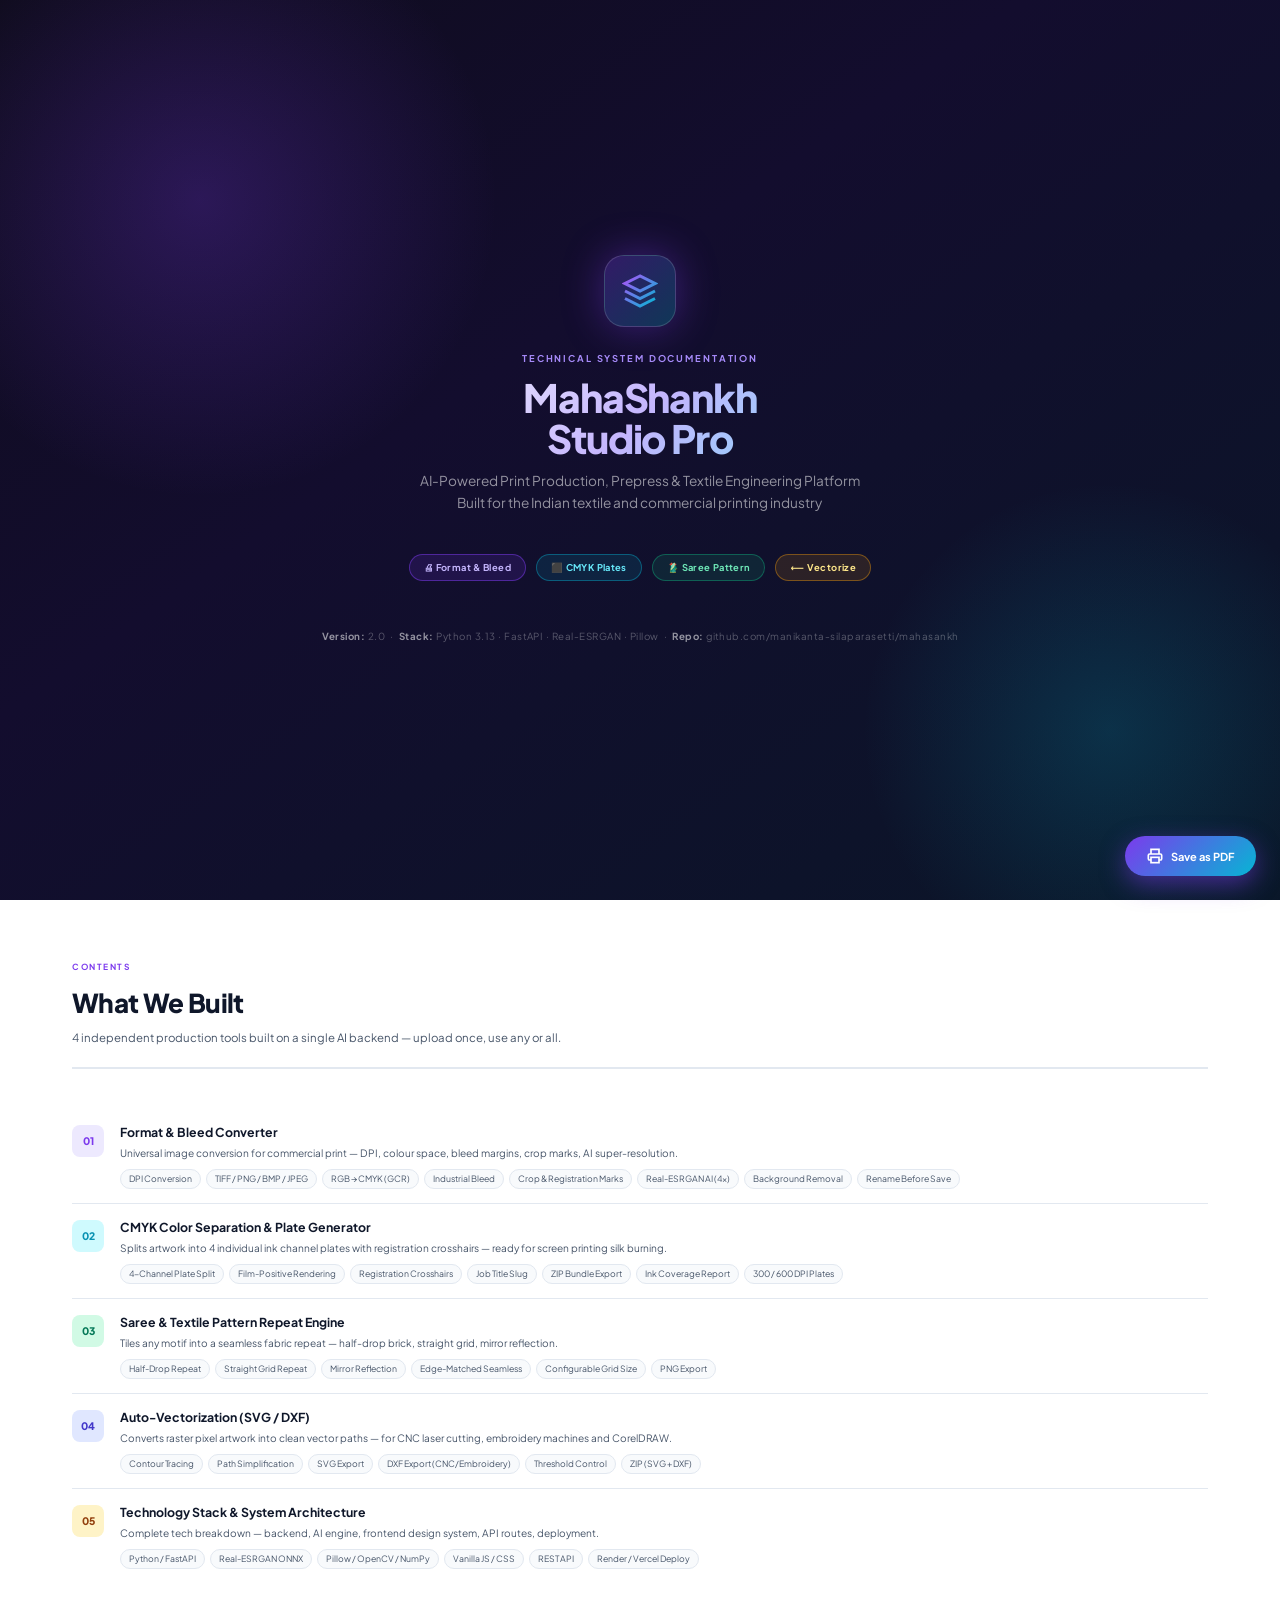
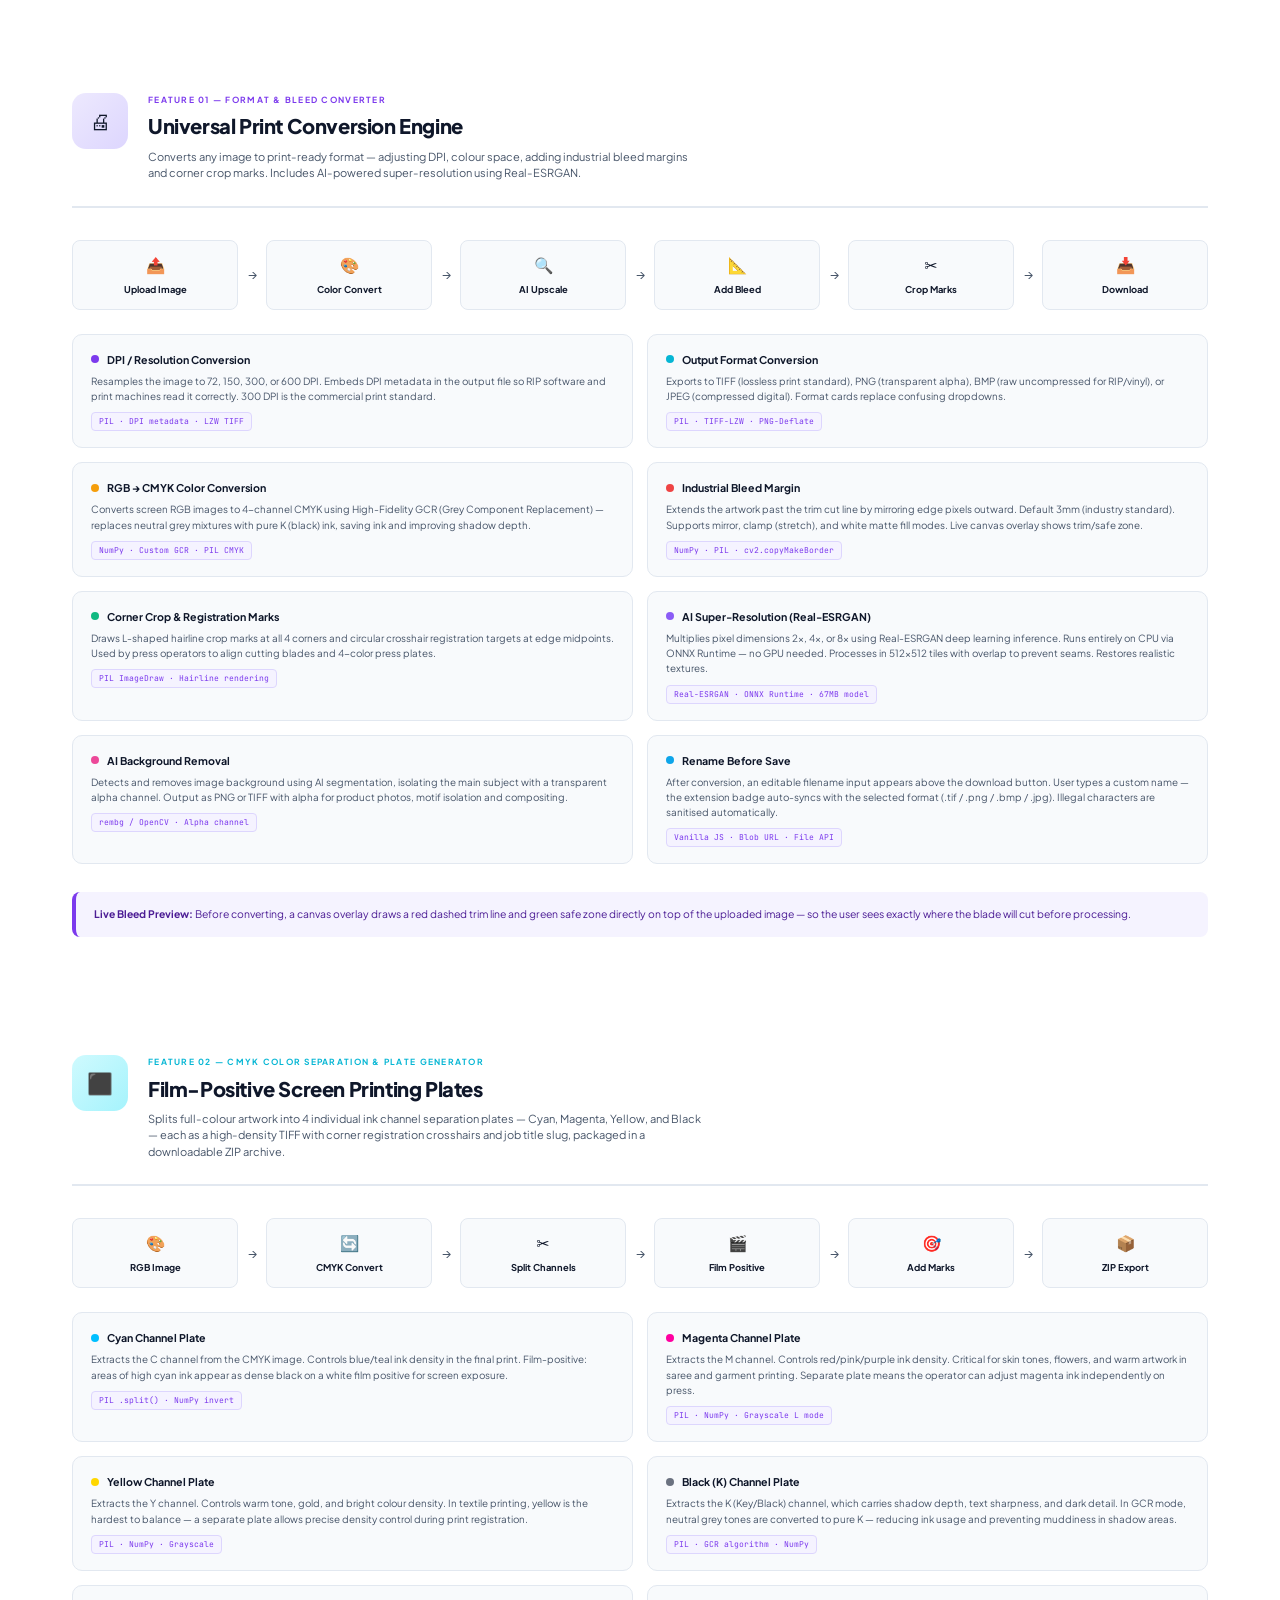
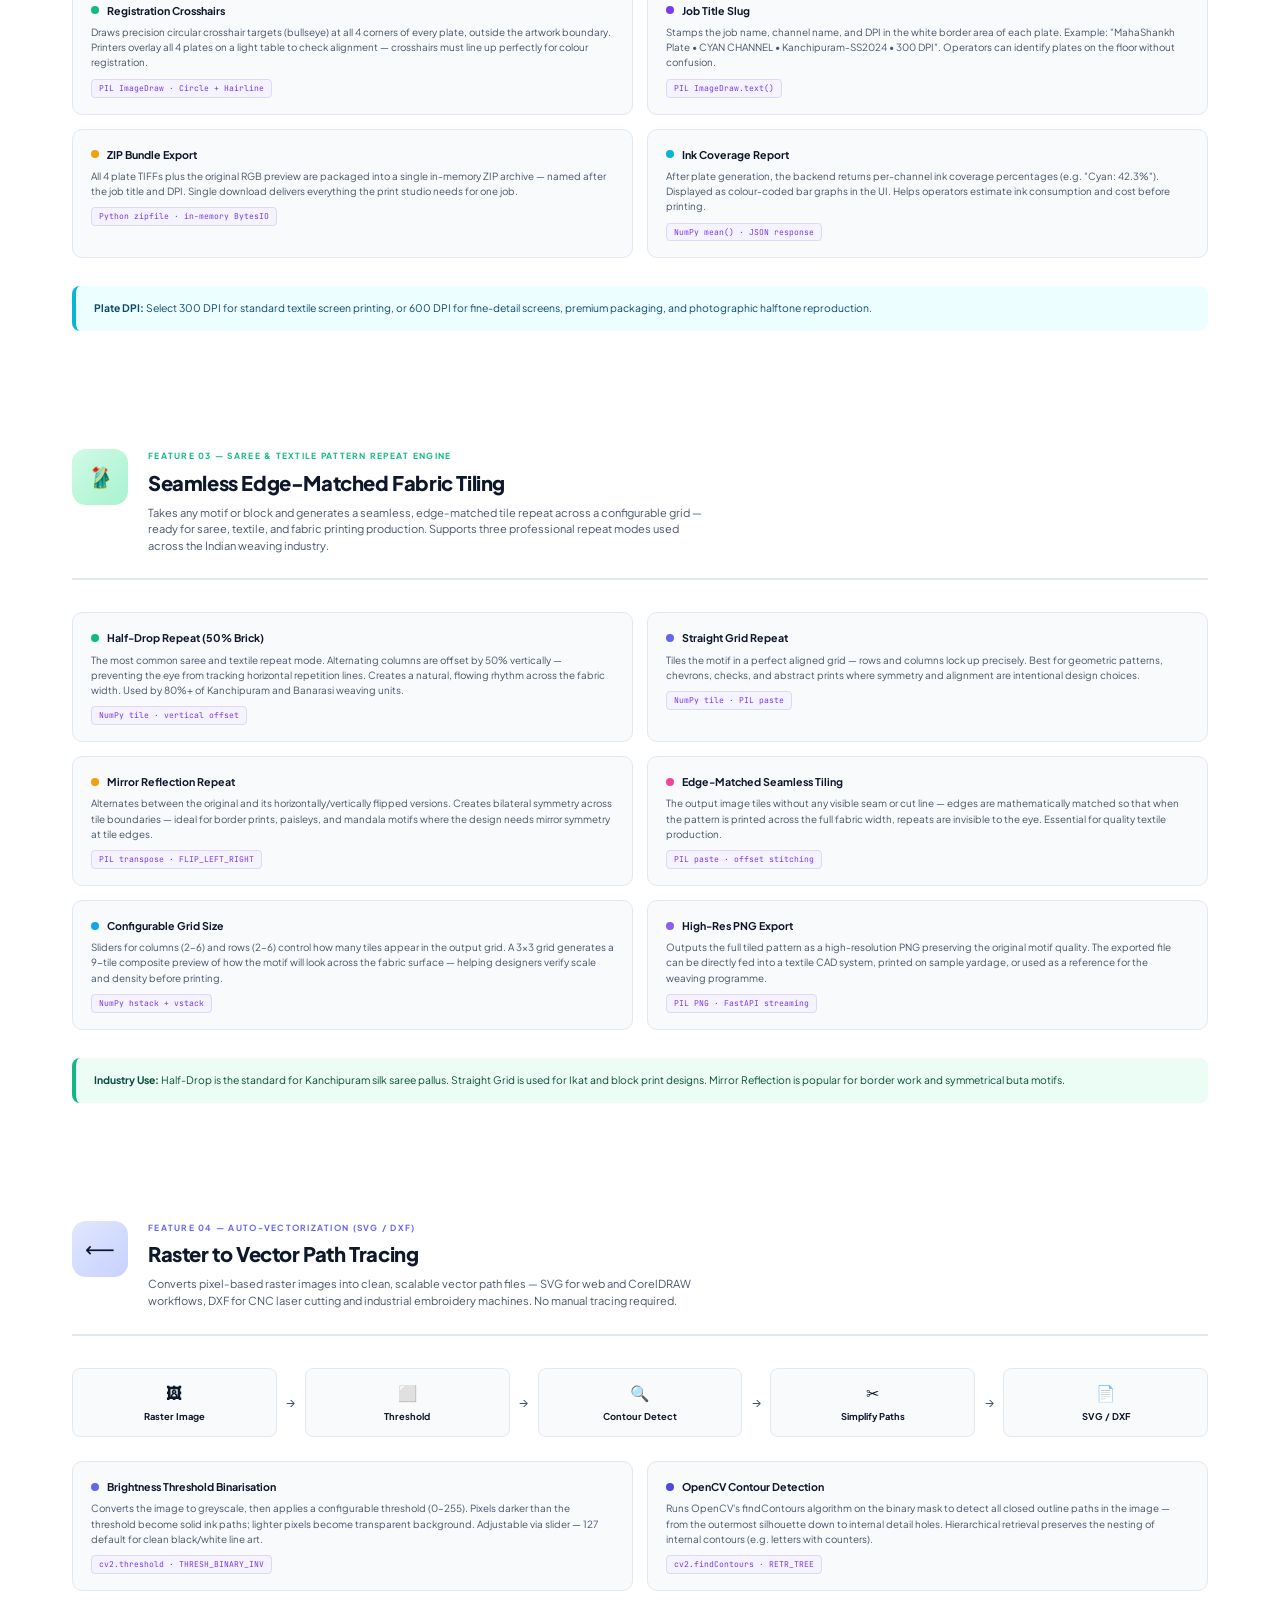
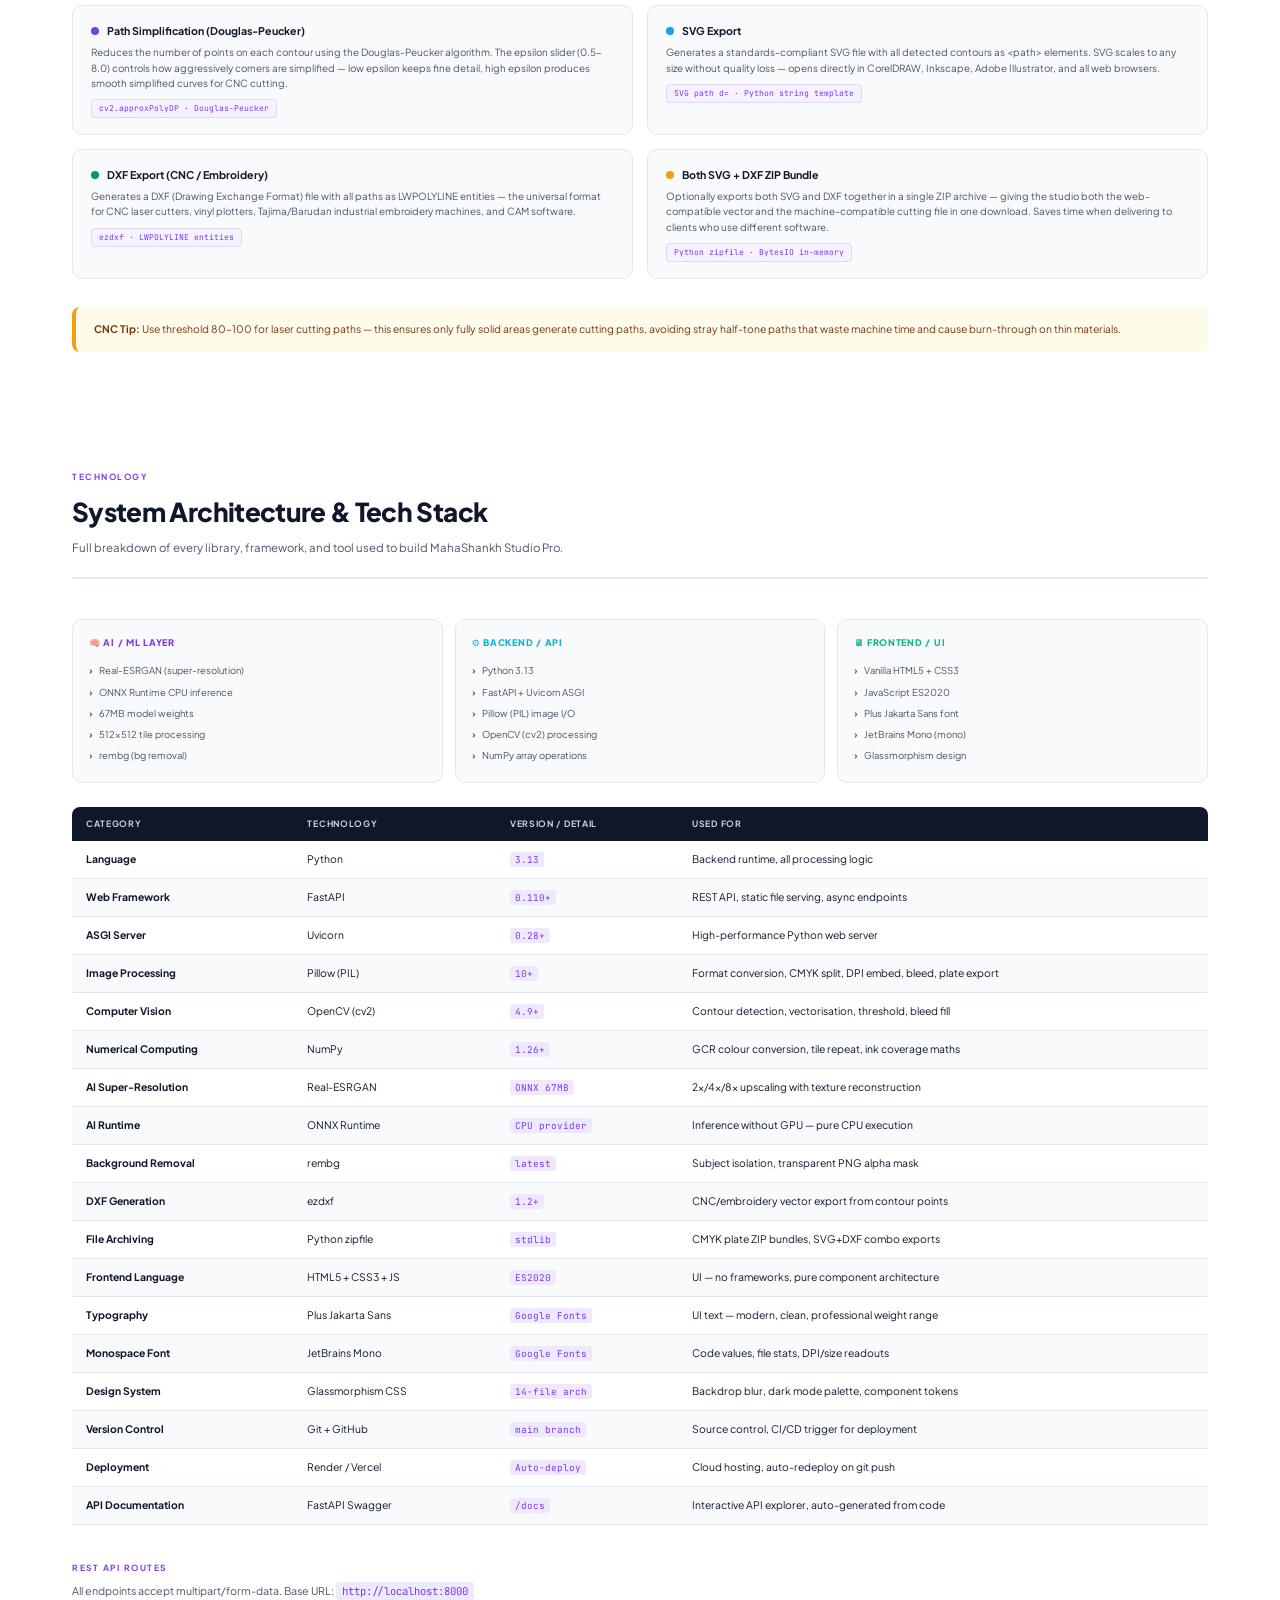
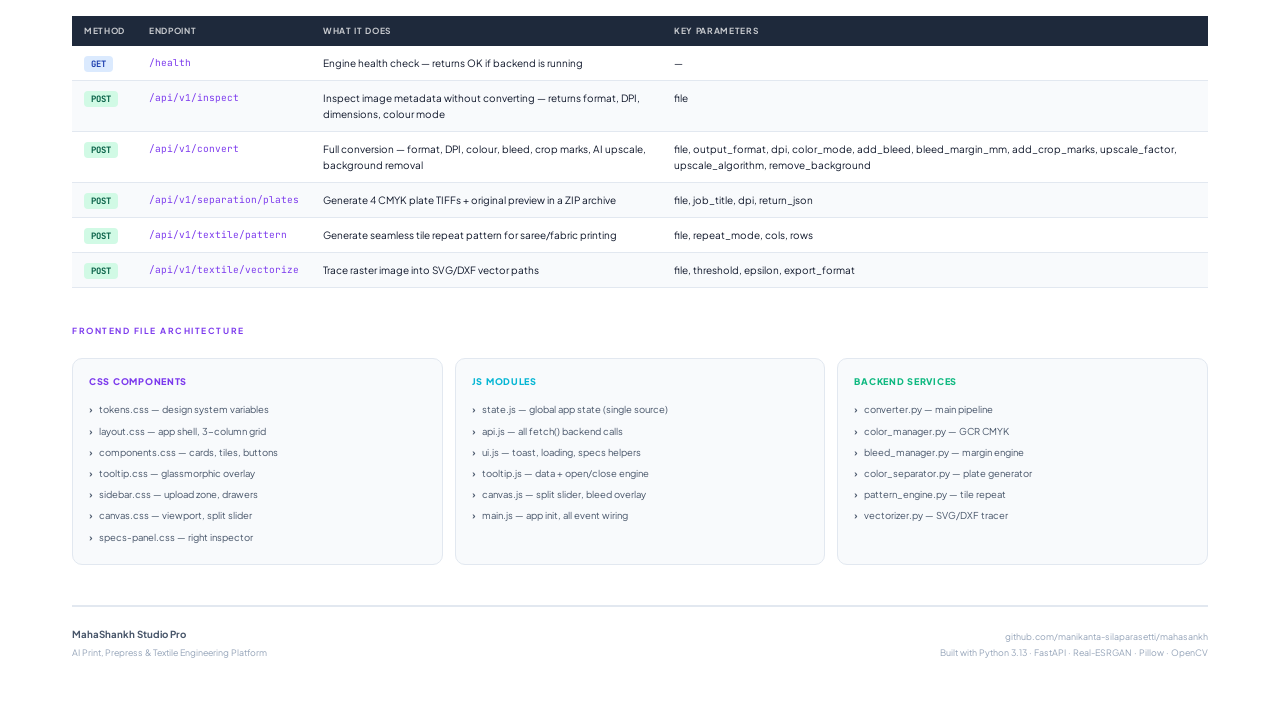
<file: MahaShankh_Documentation.html>
<!DOCTYPE html>
<html lang="en">
<head>
<meta charset="UTF-8"/>
<meta name="viewport" content="width=device-width, initial-scale=1.0"/>
<title>MahaShankh Studio Pro — System Documentation</title>
<link href="https://fonts.googleapis.com/css2?family=Plus+Jakarta+Sans:wght@300;400;500;600;700;800&family=JetBrains+Mono:wght@400;600&display=swap" rel="stylesheet"/>
<style>
  /* ── GLOBAL ── */
  *, *::before, *::after { box-sizing: border-box; margin: 0; padding: 0; }
  :root {
    --brand:  #7C3AED;
    --cyan:   #06B6D4;
    --emerald:#10B981;
    --amber:  #F59E0B;
    --rose:   #F43F5E;
    --indigo: #6366F1;
    --ink:    #0F172A;
    --ink2:   #1E293B;
    --muted:  #475569;
    --border: #E2E8F0;
    --bg:     #F8FAFC;
  }
  html { font-size: 13px; }
  body {
    font-family: 'Plus Jakarta Sans', system-ui, sans-serif;
    background: var(--bg);
    color: var(--ink);
    line-height: 1.6;
    -webkit-print-color-adjust: exact;
    print-color-adjust: exact;
  }

  /* ── COVER PAGE ── */
  .cover {
    height: 100vh;
    min-height: 700px;
    background: linear-gradient(145deg, #0F0C1D 0%, #130D2E 40%, #0A1628 100%);
    display: flex;
    flex-direction: column;
    align-items: center;
    justify-content: center;
    text-align: center;
    padding: 60px 40px;
    page-break-after: always;
    position: relative;
    overflow: hidden;
  }
  .cover::before {
    content: '';
    position: absolute;
    width: 600px; height: 600px;
    background: radial-gradient(circle, rgba(124,58,237,0.25) 0%, transparent 70%);
    top: -100px; left: -100px;
    border-radius: 50%;
  }
  .cover::after {
    content: '';
    position: absolute;
    width: 500px; height: 500px;
    background: radial-gradient(circle, rgba(6,182,212,0.18) 0%, transparent 70%);
    bottom: -80px; right: -80px;
    border-radius: 50%;
  }
  .cover-inner { position: relative; z-index: 2; max-width: 680px; }
  .cover-logo {
    width: 72px; height: 72px;
    background: linear-gradient(135deg, rgba(124,58,237,0.3), rgba(6,182,212,0.25));
    border: 1px solid rgba(255,255,255,0.15);
    border-radius: 20px;
    display: flex; align-items: center; justify-content: center;
    margin: 0 auto 24px;
    box-shadow: 0 0 40px rgba(124,58,237,0.4);
  }
  .cover-logo svg { width: 36px; height: 36px; }
  .cover-eyebrow {
    font-size: 0.72rem;
    font-weight: 700;
    letter-spacing: 0.2em;
    text-transform: uppercase;
    color: #A78BFA;
    margin-bottom: 12px;
  }
  .cover-title {
    font-size: 3rem;
    font-weight: 800;
    letter-spacing: -0.03em;
    line-height: 1.05;
    background: linear-gradient(135deg, #fff 0%, #C4B5FD 50%, #67E8F9 100%);
    -webkit-background-clip: text;
    -webkit-text-fill-color: transparent;
    background-clip: text;
    margin-bottom: 10px;
  }
  .cover-sub {
    font-size: 1.05rem;
    color: rgba(255,255,255,0.55);
    font-weight: 400;
    margin-bottom: 40px;
    line-height: 1.6;
  }
  .cover-pills {
    display: flex;
    gap: 10px;
    flex-wrap: wrap;
    justify-content: center;
    margin-bottom: 48px;
  }
  .cover-pill {
    padding: 5px 14px;
    border-radius: 100px;
    font-size: 0.72rem;
    font-weight: 700;
    letter-spacing: 0.04em;
    border: 1px solid;
  }
  .cp-violet { background: rgba(124,58,237,0.15); border-color: rgba(124,58,237,0.5); color: #C4B5FD; }
  .cp-cyan   { background: rgba(6,182,212,0.12);  border-color: rgba(6,182,212,0.4);  color: #67E8F9; }
  .cp-emerald{ background: rgba(16,185,129,0.12); border-color: rgba(16,185,129,0.4); color: #6EE7B7; }
  .cp-amber  { background: rgba(245,158,11,0.12); border-color: rgba(245,158,11,0.4); color: #FDE68A; }
  .cover-meta {
    font-size: 0.75rem;
    color: rgba(255,255,255,0.3);
    letter-spacing: 0.05em;
  }
  .cover-meta strong { color: rgba(255,255,255,0.55); }

  /* ── TOC PAGE ── */
  .toc-page {
    padding: 60px 72px;
    page-break-after: always;
    background: white;
  }
  .section-label {
    font-size: 0.65rem;
    font-weight: 700;
    letter-spacing: 0.18em;
    text-transform: uppercase;
    color: var(--brand);
    margin-bottom: 8px;
  }
  .page-title {
    font-size: 2rem;
    font-weight: 800;
    letter-spacing: -0.025em;
    color: var(--ink);
    margin-bottom: 6px;
  }
  .page-subtitle {
    font-size: 0.88rem;
    color: var(--muted);
    margin-bottom: 40px;
    border-bottom: 2px solid var(--border);
    padding-bottom: 20px;
  }
  .toc-item {
    display: flex;
    align-items: flex-start;
    gap: 16px;
    padding: 14px 0;
    border-bottom: 1px solid var(--border);
  }
  .toc-num {
    width: 32px; height: 32px;
    border-radius: 8px;
    display: flex; align-items: center; justify-content: center;
    font-size: 0.8rem;
    font-weight: 800;
    flex-shrink: 0;
    margin-top: 2px;
  }
  .toc-body { flex: 1; }
  .toc-heading { font-size: 0.95rem; font-weight: 700; color: var(--ink); }
  .toc-desc { font-size: 0.78rem; color: var(--muted); margin-top: 2px; }
  .toc-subs {
    margin-top: 8px;
    display: flex;
    flex-wrap: wrap;
    gap: 5px;
  }
  .toc-sub-chip {
    font-size: 0.67rem;
    padding: 2px 8px;
    border-radius: 100px;
    background: var(--bg);
    border: 1px solid var(--border);
    color: var(--muted);
  }

  /* ── CONTENT PAGE ── */
  .content-page {
    padding: 50px 72px;
    background: white;
    page-break-after: always;
  }
  .content-page:last-child { page-break-after: avoid; }

  /* ── FEATURE HEADER ── */
  .feature-header {
    display: flex;
    align-items: flex-start;
    gap: 20px;
    margin-bottom: 32px;
    padding-bottom: 24px;
    border-bottom: 2px solid var(--border);
  }
  .feature-icon {
    width: 56px; height: 56px;
    border-radius: 14px;
    display: flex; align-items: center; justify-content: center;
    flex-shrink: 0;
    font-size: 1.6rem;
  }
  .fi-violet { background: linear-gradient(135deg, #EDE9FE, #DDD6FE); }
  .fi-cyan   { background: linear-gradient(135deg, #CFFAFE, #A5F3FC); }
  .fi-emerald{ background: linear-gradient(135deg, #D1FAE5, #A7F3D0); }
  .fi-indigo { background: linear-gradient(135deg, #E0E7FF, #C7D2FE); }
  .feature-meta {}
  .feature-num {
    font-size: 0.65rem;
    font-weight: 700;
    letter-spacing: 0.15em;
    text-transform: uppercase;
    margin-bottom: 4px;
  }
  .fn-violet { color: var(--brand); }
  .fn-cyan   { color: var(--cyan); }
  .fn-emerald{ color: var(--emerald); }
  .fn-indigo { color: var(--indigo); }
  .feature-title {
    font-size: 1.55rem;
    font-weight: 800;
    letter-spacing: -0.02em;
    color: var(--ink);
    margin-bottom: 6px;
  }
  .feature-tagline {
    font-size: 0.85rem;
    color: var(--muted);
    line-height: 1.5;
    max-width: 560px;
  }

  /* ── SUB FEATURE CARD ── */
  .sub-grid {
    display: grid;
    grid-template-columns: 1fr 1fr;
    gap: 14px;
    margin-bottom: 28px;
  }
  .sub-card {
    padding: 16px 18px;
    border-radius: 10px;
    border: 1px solid var(--border);
    background: var(--bg);
  }
  .sub-card-head {
    display: flex;
    align-items: center;
    gap: 8px;
    margin-bottom: 6px;
  }
  .sub-dot {
    width: 8px; height: 8px;
    border-radius: 50%;
    flex-shrink: 0;
  }
  .sub-name {
    font-size: 0.82rem;
    font-weight: 700;
    color: var(--ink);
  }
  .sub-desc {
    font-size: 0.76rem;
    color: var(--muted);
    line-height: 1.55;
  }
  .sub-tech {
    margin-top: 8px;
    font-family: 'JetBrains Mono', monospace;
    font-size: 0.62rem;
    color: var(--brand);
    background: #F5F3FF;
    border: 1px solid #DDD6FE;
    border-radius: 4px;
    padding: 2px 7px;
    display: inline-block;
  }

  /* ── TECH TABLE ── */
  .tech-section {
    margin-top: 24px;
    padding: 18px 20px;
    background: var(--ink2);
    border-radius: 10px;
    color: rgba(255,255,255,0.85);
  }
  .tech-section-title {
    font-size: 0.65rem;
    font-weight: 700;
    letter-spacing: 0.15em;
    text-transform: uppercase;
    color: #94A3B8;
    margin-bottom: 12px;
  }
  .tech-rows { display: flex; flex-direction: column; gap: 7px; }
  .tech-row {
    display: flex;
    align-items: baseline;
    gap: 10px;
    font-size: 0.78rem;
  }
  .tech-key {
    font-family: 'JetBrains Mono', monospace;
    font-size: 0.68rem;
    color: #67E8F9;
    width: 160px;
    flex-shrink: 0;
  }
  .tech-val { color: rgba(255,255,255,0.7); }

  /* ── FLOW DIAGRAM ── */
  .flow-box {
    display: flex;
    align-items: center;
    gap: 0;
    flex-wrap: nowrap;
    overflow: hidden;
    margin: 24px 0;
  }
  .flow-step {
    flex: 1;
    text-align: center;
    padding: 12px 8px;
    background: var(--bg);
    border: 1px solid var(--border);
    border-radius: 8px;
    font-size: 0.72rem;
    font-weight: 700;
    color: var(--ink);
    position: relative;
  }
  .flow-step .fs-icon { font-size: 1.2rem; display: block; margin-bottom: 4px; }
  .flow-arrow {
    width: 28px;
    text-align: center;
    color: var(--muted);
    font-size: 1rem;
    flex-shrink: 0;
  }

  /* ── FULL WIDTH TECH PAGE ── */
  .full-tech-page {
    padding: 50px 72px;
    background: white;
    page-break-after: always;
  }

  /* ── FULL STACK TABLE ── */
  table.stack {
    width: 100%;
    border-collapse: collapse;
    margin-top: 24px;
    font-size: 0.8rem;
  }
  table.stack th {
    text-align: left;
    padding: 10px 14px;
    background: var(--ink);
    color: rgba(255,255,255,0.8);
    font-size: 0.67rem;
    letter-spacing: 0.08em;
    text-transform: uppercase;
  }
  table.stack th:first-child { border-radius: 8px 0 0 0; }
  table.stack th:last-child  { border-radius: 0 8px 0 0; }
  table.stack td {
    padding: 10px 14px;
    border-bottom: 1px solid var(--border);
    vertical-align: top;
    color: var(--ink);
  }
  table.stack tr:nth-child(even) td { background: var(--bg); }
  table.stack td:first-child { font-weight: 700; white-space: nowrap; }
  table.stack td code {
    font-family: 'JetBrains Mono', monospace;
    font-size: 0.72rem;
    background: #EDE9FE;
    color: var(--brand);
    padding: 1px 5px;
    border-radius: 3px;
  }

  /* ── API TABLE ── */
  table.api {
    width: 100%;
    border-collapse: collapse;
    margin-top: 16px;
    font-size: 0.77rem;
  }
  table.api th {
    text-align: left;
    padding: 8px 12px;
    background: #1E293B;
    color: rgba(255,255,255,0.75);
    font-size: 0.65rem;
    letter-spacing: 0.08em;
    text-transform: uppercase;
  }
  table.api td {
    padding: 9px 12px;
    border-bottom: 1px solid var(--border);
    vertical-align: top;
  }
  table.api tr:nth-child(even) td { background: var(--bg); }
  .method {
    font-family: 'JetBrains Mono', monospace;
    font-size: 0.68rem;
    font-weight: 700;
    padding: 2px 7px;
    border-radius: 4px;
  }
  .m-post { background: #D1FAE5; color: #065F46; }
  .m-get  { background: #DBEAFE; color: #1E40AF; }
  .endpoint {
    font-family: 'JetBrains Mono', monospace;
    font-size: 0.73rem;
    color: var(--brand);
  }

  /* ── CALLOUT BOX ── */
  .callout {
    padding: 14px 18px;
    border-radius: 8px;
    border-left: 4px solid;
    margin: 18px 0;
    font-size: 0.8rem;
  }
  .callout-violet { border-color: var(--brand); background: #F5F3FF; color: #4C1D95; }
  .callout-emerald{ border-color: var(--emerald); background: #ECFDF5; color: #064E3B; }
  .callout-cyan   { border-color: var(--cyan); background: #ECFEFF; color: #0C4A6E; }
  .callout-amber  { border-color: var(--amber); background: #FFFBEB; color: #78350F; }
  .callout strong { font-weight: 700; }

  /* ── ARCHITECTURE DIAGRAM ── */
  .arch-boxes {
    display: grid;
    grid-template-columns: 1fr 1fr 1fr;
    gap: 12px;
    margin-top: 20px;
  }
  .arch-box {
    padding: 16px;
    border-radius: 10px;
    border: 1px solid var(--border);
    background: var(--bg);
  }
  .arch-box-title {
    font-size: 0.7rem;
    font-weight: 800;
    letter-spacing: 0.08em;
    text-transform: uppercase;
    margin-bottom: 10px;
  }
  .arch-item {
    font-size: 0.73rem;
    color: var(--muted);
    padding: 3px 0;
    display: flex;
    align-items: center;
    gap: 6px;
  }
  .arch-item::before {
    content: '›';
    font-weight: 700;
  }

  /* ── PRINT OVERRIDES ── */
  @media print {
    body { font-size: 12px; }
    .cover { height: 100vh; page-break-after: always; }
    .toc-page, .content-page, .full-tech-page { page-break-after: always; }
    @page { margin: 0; size: A4; }
  }
</style>
</head>
<body>

<!-- ══════════════════════════════════════════════════
     COVER PAGE
══════════════════════════════════════════════════ -->
<div class="cover">
  <div class="cover-inner">
    <div class="cover-logo">
      <svg width="36" height="36" viewBox="0 0 24 24" fill="none" stroke="url(#cg)" stroke-width="2">
        <defs>
          <linearGradient id="cg" x1="0" y1="0" x2="100%" y2="100%">
            <stop offset="0%" stop-color="#A855F7"/>
            <stop offset="100%" stop-color="#06B6D4"/>
          </linearGradient>
        </defs>
        <path d="M12 2L2 7l10 5 10-5-10-5zM2 17l10 5 10-5M2 12l10 5 10-5"/>
      </svg>
    </div>
    <div class="cover-eyebrow">Technical System Documentation</div>
    <div class="cover-title">MahaShankh<br>Studio Pro</div>
    <div class="cover-sub">
      AI-Powered Print Production, Prepress &amp; Textile Engineering Platform<br>
      Built for the Indian textile and commercial printing industry
    </div>
    <div class="cover-pills">
      <span class="cover-pill cp-violet">🖨 Format &amp; Bleed</span>
      <span class="cover-pill cp-cyan">⬛ CMYK Plates</span>
      <span class="cover-pill cp-emerald">🥻 Saree Pattern</span>
      <span class="cover-pill cp-amber">⟵ Vectorize</span>
    </div>
    <div class="cover-meta">
      <strong>Version:</strong> 2.0 &nbsp;·&nbsp;
      <strong>Stack:</strong> Python 3.13 · FastAPI · Real-ESRGAN · Pillow &nbsp;·&nbsp;
      <strong>Repo:</strong> github.com/manikanta-silaparasetti/mahasankh
    </div>
  </div>
</div>


<!-- ══════════════════════════════════════════════════
     TABLE OF CONTENTS
══════════════════════════════════════════════════ -->
<div class="toc-page">
  <div class="section-label">Contents</div>
  <div class="page-title">What We Built</div>
  <div class="page-subtitle">4 independent production tools built on a single AI backend — upload once, use any or all.</div>

  <div class="toc-item">
    <div class="toc-num" style="background:#EDE9FE; color:#7C3AED;">01</div>
    <div class="toc-body">
      <div class="toc-heading">Format &amp; Bleed Converter</div>
      <div class="toc-desc">Universal image conversion for commercial print — DPI, colour space, bleed margins, crop marks, AI super-resolution.</div>
      <div class="toc-subs">
        <span class="toc-sub-chip">DPI Conversion</span>
        <span class="toc-sub-chip">TIFF / PNG / BMP / JPEG</span>
        <span class="toc-sub-chip">RGB → CMYK (GCR)</span>
        <span class="toc-sub-chip">Industrial Bleed</span>
        <span class="toc-sub-chip">Crop &amp; Registration Marks</span>
        <span class="toc-sub-chip">Real-ESRGAN AI (4×)</span>
        <span class="toc-sub-chip">Background Removal</span>
        <span class="toc-sub-chip">Rename Before Save</span>
      </div>
    </div>
  </div>

  <div class="toc-item">
    <div class="toc-num" style="background:#CFFAFE; color:#0891B2;">02</div>
    <div class="toc-body">
      <div class="toc-heading">CMYK Color Separation &amp; Plate Generator</div>
      <div class="toc-desc">Splits artwork into 4 individual ink channel plates with registration crosshairs — ready for screen printing silk burning.</div>
      <div class="toc-subs">
        <span class="toc-sub-chip">4-Channel Plate Split</span>
        <span class="toc-sub-chip">Film-Positive Rendering</span>
        <span class="toc-sub-chip">Registration Crosshairs</span>
        <span class="toc-sub-chip">Job Title Slug</span>
        <span class="toc-sub-chip">ZIP Bundle Export</span>
        <span class="toc-sub-chip">Ink Coverage Report</span>
        <span class="toc-sub-chip">300 / 600 DPI Plates</span>
      </div>
    </div>
  </div>

  <div class="toc-item">
    <div class="toc-num" style="background:#D1FAE5; color:#047857;">03</div>
    <div class="toc-body">
      <div class="toc-heading">Saree &amp; Textile Pattern Repeat Engine</div>
      <div class="toc-desc">Tiles any motif into a seamless fabric repeat — half-drop brick, straight grid, mirror reflection.</div>
      <div class="toc-subs">
        <span class="toc-sub-chip">Half-Drop Repeat</span>
        <span class="toc-sub-chip">Straight Grid Repeat</span>
        <span class="toc-sub-chip">Mirror Reflection</span>
        <span class="toc-sub-chip">Edge-Matched Seamless</span>
        <span class="toc-sub-chip">Configurable Grid Size</span>
        <span class="toc-sub-chip">PNG Export</span>
      </div>
    </div>
  </div>

  <div class="toc-item">
    <div class="toc-num" style="background:#E0E7FF; color:#4338CA;">04</div>
    <div class="toc-body">
      <div class="toc-heading">Auto-Vectorization (SVG / DXF)</div>
      <div class="toc-desc">Converts raster pixel artwork into clean vector paths — for CNC laser cutting, embroidery machines and CorelDRAW.</div>
      <div class="toc-subs">
        <span class="toc-sub-chip">Contour Tracing</span>
        <span class="toc-sub-chip">Path Simplification</span>
        <span class="toc-sub-chip">SVG Export</span>
        <span class="toc-sub-chip">DXF Export (CNC/Embroidery)</span>
        <span class="toc-sub-chip">Threshold Control</span>
        <span class="toc-sub-chip">ZIP (SVG + DXF)</span>
      </div>
    </div>
  </div>

  <div class="toc-item" style="border-bottom:none;">
    <div class="toc-num" style="background:#FEF3C7; color:#92400E;">05</div>
    <div class="toc-body">
      <div class="toc-heading">Technology Stack &amp; System Architecture</div>
      <div class="toc-desc">Complete tech breakdown — backend, AI engine, frontend design system, API routes, deployment.</div>
      <div class="toc-subs">
        <span class="toc-sub-chip">Python / FastAPI</span>
        <span class="toc-sub-chip">Real-ESRGAN ONNX</span>
        <span class="toc-sub-chip">Pillow / OpenCV / NumPy</span>
        <span class="toc-sub-chip">Vanilla JS / CSS</span>
        <span class="toc-sub-chip">REST API</span>
        <span class="toc-sub-chip">Render / Vercel Deploy</span>
      </div>
    </div>
  </div>
</div>


<!-- ══════════════════════════════════════════════════
     FEATURE 01 — FORMAT & BLEED
══════════════════════════════════════════════════ -->
<div class="content-page">
  <div class="feature-header">
    <div class="feature-icon fi-violet">🖨</div>
    <div class="feature-meta">
      <div class="feature-num fn-violet">Feature 01 — Format &amp; Bleed Converter</div>
      <div class="feature-title">Universal Print Conversion Engine</div>
      <div class="feature-tagline">Converts any image to print-ready format — adjusting DPI, colour space, adding industrial bleed margins and corner crop marks. Includes AI-powered super-resolution using Real-ESRGAN.</div>
    </div>
  </div>

  <div class="flow-box">
    <div class="flow-step"><span class="fs-icon">📤</span>Upload Image</div>
    <div class="flow-arrow">→</div>
    <div class="flow-step"><span class="fs-icon">🎨</span>Color Convert</div>
    <div class="flow-arrow">→</div>
    <div class="flow-step"><span class="fs-icon">🔍</span>AI Upscale</div>
    <div class="flow-arrow">→</div>
    <div class="flow-step"><span class="fs-icon">📐</span>Add Bleed</div>
    <div class="flow-arrow">→</div>
    <div class="flow-step"><span class="fs-icon">✂</span>Crop Marks</div>
    <div class="flow-arrow">→</div>
    <div class="flow-step"><span class="fs-icon">📥</span>Download</div>
  </div>

  <div class="sub-grid">

    <div class="sub-card">
      <div class="sub-card-head">
        <div class="sub-dot" style="background:#7C3AED;"></div>
        <div class="sub-name">DPI / Resolution Conversion</div>
      </div>
      <div class="sub-desc">Resamples the image to 72, 150, 300, or 600 DPI. Embeds DPI metadata in the output file so RIP software and print machines read it correctly. 300 DPI is the commercial print standard.</div>
      <span class="sub-tech">PIL · DPI metadata · LZW TIFF</span>
    </div>

    <div class="sub-card">
      <div class="sub-card-head">
        <div class="sub-dot" style="background:#06B6D4;"></div>
        <div class="sub-name">Output Format Conversion</div>
      </div>
      <div class="sub-desc">Exports to TIFF (lossless print standard), PNG (transparent alpha), BMP (raw uncompressed for RIP/vinyl), or JPEG (compressed digital). Format cards replace confusing dropdowns.</div>
      <span class="sub-tech">PIL · TIFF-LZW · PNG-Deflate</span>
    </div>

    <div class="sub-card">
      <div class="sub-card-head">
        <div class="sub-dot" style="background:#F59E0B;"></div>
        <div class="sub-name">RGB → CMYK Color Conversion</div>
      </div>
      <div class="sub-desc">Converts screen RGB images to 4-channel CMYK using High-Fidelity GCR (Grey Component Replacement) — replaces neutral grey mixtures with pure K (black) ink, saving ink and improving shadow depth.</div>
      <span class="sub-tech">NumPy · Custom GCR · PIL CMYK</span>
    </div>

    <div class="sub-card">
      <div class="sub-card-head">
        <div class="sub-dot" style="background:#EF4444;"></div>
        <div class="sub-name">Industrial Bleed Margin</div>
      </div>
      <div class="sub-desc">Extends the artwork past the trim cut line by mirroring edge pixels outward. Default 3mm (industry standard). Supports mirror, clamp (stretch), and white matte fill modes. Live canvas overlay shows trim/safe zone.</div>
      <span class="sub-tech">NumPy · PIL · cv2.copyMakeBorder</span>
    </div>

    <div class="sub-card">
      <div class="sub-card-head">
        <div class="sub-dot" style="background:#10B981;"></div>
        <div class="sub-name">Corner Crop &amp; Registration Marks</div>
      </div>
      <div class="sub-desc">Draws L-shaped hairline crop marks at all 4 corners and circular crosshair registration targets at edge midpoints. Used by press operators to align cutting blades and 4-color press plates.</div>
      <span class="sub-tech">PIL ImageDraw · Hairline rendering</span>
    </div>

    <div class="sub-card">
      <div class="sub-card-head">
        <div class="sub-dot" style="background:#8B5CF6;"></div>
        <div class="sub-name">AI Super-Resolution (Real-ESRGAN)</div>
      </div>
      <div class="sub-desc">Multiplies pixel dimensions 2×, 4×, or 8× using Real-ESRGAN deep learning inference. Runs entirely on CPU via ONNX Runtime — no GPU needed. Processes in 512×512 tiles with overlap to prevent seams. Restores realistic textures.</div>
      <span class="sub-tech">Real-ESRGAN · ONNX Runtime · 67MB model</span>
    </div>

    <div class="sub-card">
      <div class="sub-card-head">
        <div class="sub-dot" style="background:#EC4899;"></div>
        <div class="sub-name">AI Background Removal</div>
      </div>
      <div class="sub-desc">Detects and removes image background using AI segmentation, isolating the main subject with a transparent alpha channel. Output as PNG or TIFF with alpha for product photos, motif isolation and compositing.</div>
      <span class="sub-tech">rembg / OpenCV · Alpha channel</span>
    </div>

    <div class="sub-card">
      <div class="sub-card-head">
        <div class="sub-dot" style="background:#0EA5E9;"></div>
        <div class="sub-name">Rename Before Save</div>
      </div>
      <div class="sub-desc">After conversion, an editable filename input appears above the download button. User types a custom name — the extension badge auto-syncs with the selected format (.tif / .png / .bmp / .jpg). Illegal characters are sanitised automatically.</div>
      <span class="sub-tech">Vanilla JS · Blob URL · File API</span>
    </div>

  </div>

  <div class="callout callout-violet">
    <strong>Live Bleed Preview:</strong> Before converting, a canvas overlay draws a red dashed trim line and green safe zone directly on top of the uploaded image — so the user sees exactly where the blade will cut before processing.
  </div>
</div>


<!-- ══════════════════════════════════════════════════
     FEATURE 02 — CMYK PLATES
══════════════════════════════════════════════════ -->
<div class="content-page">
  <div class="feature-header">
    <div class="feature-icon fi-cyan">⬛</div>
    <div class="feature-meta">
      <div class="feature-num fn-cyan">Feature 02 — CMYK Color Separation &amp; Plate Generator</div>
      <div class="feature-title">Film-Positive Screen Printing Plates</div>
      <div class="feature-tagline">Splits full-colour artwork into 4 individual ink channel separation plates — Cyan, Magenta, Yellow, and Black — each as a high-density TIFF with corner registration crosshairs and job title slug, packaged in a downloadable ZIP archive.</div>
    </div>
  </div>

  <div class="flow-box">
    <div class="flow-step"><span class="fs-icon">🎨</span>RGB Image</div>
    <div class="flow-arrow">→</div>
    <div class="flow-step"><span class="fs-icon">🔄</span>CMYK Convert</div>
    <div class="flow-arrow">→</div>
    <div class="flow-step"><span class="fs-icon">✂</span>Split Channels</div>
    <div class="flow-arrow">→</div>
    <div class="flow-step"><span class="fs-icon">🎬</span>Film Positive</div>
    <div class="flow-arrow">→</div>
    <div class="flow-step"><span class="fs-icon">🎯</span>Add Marks</div>
    <div class="flow-arrow">→</div>
    <div class="flow-step"><span class="fs-icon">📦</span>ZIP Export</div>
  </div>

  <div class="sub-grid">

    <div class="sub-card">
      <div class="sub-card-head">
        <div class="sub-dot" style="background:#00BFFF;"></div>
        <div class="sub-name">Cyan Channel Plate</div>
      </div>
      <div class="sub-desc">Extracts the C channel from the CMYK image. Controls blue/teal ink density in the final print. Film-positive: areas of high cyan ink appear as dense black on a white film positive for screen exposure.</div>
      <span class="sub-tech">PIL .split() · NumPy invert</span>
    </div>

    <div class="sub-card">
      <div class="sub-card-head">
        <div class="sub-dot" style="background:#FF00A0;"></div>
        <div class="sub-name">Magenta Channel Plate</div>
      </div>
      <div class="sub-desc">Extracts the M channel. Controls red/pink/purple ink density. Critical for skin tones, flowers, and warm artwork in saree and garment printing. Separate plate means the operator can adjust magenta ink independently on press.</div>
      <span class="sub-tech">PIL · NumPy · Grayscale L mode</span>
    </div>

    <div class="sub-card">
      <div class="sub-card-head">
        <div class="sub-dot" style="background:#FFD700;"></div>
        <div class="sub-name">Yellow Channel Plate</div>
      </div>
      <div class="sub-desc">Extracts the Y channel. Controls warm tone, gold, and bright colour density. In textile printing, yellow is the hardest to balance — a separate plate allows precise density control during print registration.</div>
      <span class="sub-tech">PIL · NumPy · Grayscale</span>
    </div>

    <div class="sub-card">
      <div class="sub-card-head">
        <div class="sub-dot" style="background:#6B7280;"></div>
        <div class="sub-name">Black (K) Channel Plate</div>
      </div>
      <div class="sub-desc">Extracts the K (Key/Black) channel, which carries shadow depth, text sharpness, and dark detail. In GCR mode, neutral grey tones are converted to pure K — reducing ink usage and preventing muddiness in shadow areas.</div>
      <span class="sub-tech">PIL · GCR algorithm · NumPy</span>
    </div>

    <div class="sub-card">
      <div class="sub-card-head">
        <div class="sub-dot" style="background:#10B981;"></div>
        <div class="sub-name">Registration Crosshairs</div>
      </div>
      <div class="sub-desc">Draws precision circular crosshair targets (bullseye) at all 4 corners of every plate, outside the artwork boundary. Printers overlay all 4 plates on a light table to check alignment — crosshairs must line up perfectly for colour registration.</div>
      <span class="sub-tech">PIL ImageDraw · Circle + Hairline</span>
    </div>

    <div class="sub-card">
      <div class="sub-card-head">
        <div class="sub-dot" style="background:#7C3AED;"></div>
        <div class="sub-name">Job Title Slug</div>
      </div>
      <div class="sub-desc">Stamps the job name, channel name, and DPI in the white border area of each plate. Example: "MahaShankh Plate • CYAN CHANNEL • Kanchipuram-SS2024 • 300 DPI". Operators can identify plates on the floor without confusion.</div>
      <span class="sub-tech">PIL ImageDraw.text()</span>
    </div>

    <div class="sub-card">
      <div class="sub-card-head">
        <div class="sub-dot" style="background:#F59E0B;"></div>
        <div class="sub-name">ZIP Bundle Export</div>
      </div>
      <div class="sub-desc">All 4 plate TIFFs plus the original RGB preview are packaged into a single in-memory ZIP archive — named after the job title and DPI. Single download delivers everything the print studio needs for one job.</div>
      <span class="sub-tech">Python zipfile · in-memory BytesIO</span>
    </div>

    <div class="sub-card">
      <div class="sub-card-head">
        <div class="sub-dot" style="background:#06B6D4;"></div>
        <div class="sub-name">Ink Coverage Report</div>
      </div>
      <div class="sub-desc">After plate generation, the backend returns per-channel ink coverage percentages (e.g. "Cyan: 42.3%"). Displayed as colour-coded bar graphs in the UI. Helps operators estimate ink consumption and cost before printing.</div>
      <span class="sub-tech">NumPy mean() · JSON response</span>
    </div>

  </div>

  <div class="callout callout-cyan">
    <strong>Plate DPI:</strong> Select 300 DPI for standard textile screen printing, or 600 DPI for fine-detail screens, premium packaging, and photographic halftone reproduction.
  </div>
</div>


<!-- ══════════════════════════════════════════════════
     FEATURE 03 — SAREE PATTERN
══════════════════════════════════════════════════ -->
<div class="content-page">
  <div class="feature-header">
    <div class="feature-icon fi-emerald">🥻</div>
    <div class="feature-meta">
      <div class="feature-num fn-emerald">Feature 03 — Saree &amp; Textile Pattern Repeat Engine</div>
      <div class="feature-title">Seamless Edge-Matched Fabric Tiling</div>
      <div class="feature-tagline">Takes any motif or block and generates a seamless, edge-matched tile repeat across a configurable grid — ready for saree, textile, and fabric printing production. Supports three professional repeat modes used across the Indian weaving industry.</div>
    </div>
  </div>

  <div class="sub-grid">

    <div class="sub-card">
      <div class="sub-card-head">
        <div class="sub-dot" style="background:#10B981;"></div>
        <div class="sub-name">Half-Drop Repeat (50% Brick)</div>
      </div>
      <div class="sub-desc">The most common saree and textile repeat mode. Alternating columns are offset by 50% vertically — preventing the eye from tracking horizontal repetition lines. Creates a natural, flowing rhythm across the fabric width. Used by 80%+ of Kanchipuram and Banarasi weaving units.</div>
      <span class="sub-tech">NumPy tile · vertical offset</span>
    </div>

    <div class="sub-card">
      <div class="sub-card-head">
        <div class="sub-dot" style="background:#6366F1;"></div>
        <div class="sub-name">Straight Grid Repeat</div>
      </div>
      <div class="sub-desc">Tiles the motif in a perfect aligned grid — rows and columns lock up precisely. Best for geometric patterns, chevrons, checks, and abstract prints where symmetry and alignment are intentional design choices.</div>
      <span class="sub-tech">NumPy tile · PIL paste</span>
    </div>

    <div class="sub-card">
      <div class="sub-card-head">
        <div class="sub-dot" style="background:#F59E0B;"></div>
        <div class="sub-name">Mirror Reflection Repeat</div>
      </div>
      <div class="sub-desc">Alternates between the original and its horizontally/vertically flipped versions. Creates bilateral symmetry across tile boundaries — ideal for border prints, paisleys, and mandala motifs where the design needs mirror symmetry at tile edges.</div>
      <span class="sub-tech">PIL transpose · FLIP_LEFT_RIGHT</span>
    </div>

    <div class="sub-card">
      <div class="sub-card-head">
        <div class="sub-dot" style="background:#EC4899;"></div>
        <div class="sub-name">Edge-Matched Seamless Tiling</div>
      </div>
      <div class="sub-desc">The output image tiles without any visible seam or cut line — edges are mathematically matched so that when the pattern is printed across the full fabric width, repeats are invisible to the eye. Essential for quality textile production.</div>
      <span class="sub-tech">PIL paste · offset stitching</span>
    </div>

    <div class="sub-card">
      <div class="sub-card-head">
        <div class="sub-dot" style="background:#0EA5E9;"></div>
        <div class="sub-name">Configurable Grid Size</div>
      </div>
      <div class="sub-desc">Sliders for columns (2–6) and rows (2–6) control how many tiles appear in the output grid. A 3×3 grid generates a 9-tile composite preview of how the motif will look across the fabric surface — helping designers verify scale and density before printing.</div>
      <span class="sub-tech">NumPy hstack + vstack</span>
    </div>

    <div class="sub-card">
      <div class="sub-card-head">
        <div class="sub-dot" style="background:#8B5CF6;"></div>
        <div class="sub-name">High-Res PNG Export</div>
      </div>
      <div class="sub-desc">Outputs the full tiled pattern as a high-resolution PNG preserving the original motif quality. The exported file can be directly fed into a textile CAD system, printed on sample yardage, or used as a reference for the weaving programme.</div>
      <span class="sub-tech">PIL PNG · FastAPI streaming</span>
    </div>

  </div>

  <div class="callout callout-emerald">
    <strong>Industry Use:</strong> Half-Drop is the standard for Kanchipuram silk saree pallus. Straight Grid is used for Ikat and block print designs. Mirror Reflection is popular for border work and symmetrical buta motifs.
  </div>
</div>


<!-- ══════════════════════════════════════════════════
     FEATURE 04 — VECTORIZE
══════════════════════════════════════════════════ -->
<div class="content-page">
  <div class="feature-header">
    <div class="feature-icon fi-indigo">⟵</div>
    <div class="feature-meta">
      <div class="feature-num fn-indigo">Feature 04 — Auto-Vectorization (SVG / DXF)</div>
      <div class="feature-title">Raster to Vector Path Tracing</div>
      <div class="feature-tagline">Converts pixel-based raster images into clean, scalable vector path files — SVG for web and CorelDRAW workflows, DXF for CNC laser cutting and industrial embroidery machines. No manual tracing required.</div>
    </div>
  </div>

  <div class="flow-box">
    <div class="flow-step"><span class="fs-icon">🖼</span>Raster Image</div>
    <div class="flow-arrow">→</div>
    <div class="flow-step"><span class="fs-icon">⬜</span>Threshold</div>
    <div class="flow-arrow">→</div>
    <div class="flow-step"><span class="fs-icon">🔍</span>Contour Detect</div>
    <div class="flow-arrow">→</div>
    <div class="flow-step"><span class="fs-icon">✂</span>Simplify Paths</div>
    <div class="flow-arrow">→</div>
    <div class="flow-step"><span class="fs-icon">📄</span>SVG / DXF</div>
  </div>

  <div class="sub-grid">

    <div class="sub-card">
      <div class="sub-card-head">
        <div class="sub-dot" style="background:#6366F1;"></div>
        <div class="sub-name">Brightness Threshold Binarisation</div>
      </div>
      <div class="sub-desc">Converts the image to greyscale, then applies a configurable threshold (0–255). Pixels darker than the threshold become solid ink paths; lighter pixels become transparent background. Adjustable via slider — 127 default for clean black/white line art.</div>
      <span class="sub-tech">cv2.threshold · THRESH_BINARY_INV</span>
    </div>

    <div class="sub-card">
      <div class="sub-card-head">
        <div class="sub-dot" style="background:#4F46E5;"></div>
        <div class="sub-name">OpenCV Contour Detection</div>
      </div>
      <div class="sub-desc">Runs OpenCV's findContours algorithm on the binary mask to detect all closed outline paths in the image — from the outermost silhouette down to internal detail holes. Hierarchical retrieval preserves the nesting of internal contours (e.g. letters with counters).</div>
      <span class="sub-tech">cv2.findContours · RETR_TREE</span>
    </div>

    <div class="sub-card">
      <div class="sub-card-head">
        <div class="sub-dot" style="background:#7C3AED;"></div>
        <div class="sub-name">Path Simplification (Douglas-Peucker)</div>
      </div>
      <div class="sub-desc">Reduces the number of points on each contour using the Douglas-Peucker algorithm. The epsilon slider (0.5–8.0) controls how aggressively corners are simplified — low epsilon keeps fine detail, high epsilon produces smooth simplified curves for CNC cutting.</div>
      <span class="sub-tech">cv2.approxPolyDP · Douglas-Peucker</span>
    </div>

    <div class="sub-card">
      <div class="sub-card-head">
        <div class="sub-dot" style="background:#0EA5E9;"></div>
        <div class="sub-name">SVG Export</div>
      </div>
      <div class="sub-desc">Generates a standards-compliant SVG file with all detected contours as &lt;path&gt; elements. SVG scales to any size without quality loss — opens directly in CorelDRAW, Inkscape, Adobe Illustrator, and all web browsers.</div>
      <span class="sub-tech">SVG path d= · Python string template</span>
    </div>

    <div class="sub-card">
      <div class="sub-card-head">
        <div class="sub-dot" style="background:#059669;"></div>
        <div class="sub-name">DXF Export (CNC / Embroidery)</div>
      </div>
      <div class="sub-desc">Generates a DXF (Drawing Exchange Format) file with all paths as LWPOLYLINE entities — the universal format for CNC laser cutters, vinyl plotters, Tajima/Barudan industrial embroidery machines, and CAM software.</div>
      <span class="sub-tech">ezdxf · LWPOLYLINE entities</span>
    </div>

    <div class="sub-card">
      <div class="sub-card-head">
        <div class="sub-dot" style="background:#F59E0B;"></div>
        <div class="sub-name">Both SVG + DXF ZIP Bundle</div>
      </div>
      <div class="sub-desc">Optionally exports both SVG and DXF together in a single ZIP archive — giving the studio both the web-compatible vector and the machine-compatible cutting file in one download. Saves time when delivering to clients who use different software.</div>
      <span class="sub-tech">Python zipfile · BytesIO in-memory</span>
    </div>

  </div>

  <div class="callout callout-amber">
    <strong>CNC Tip:</strong> Use threshold 80–100 for laser cutting paths — this ensures only fully solid areas generate cutting paths, avoiding stray half-tone paths that waste machine time and cause burn-through on thin materials.
  </div>
</div>


<!-- ══════════════════════════════════════════════════
     TECH STACK PAGE
══════════════════════════════════════════════════ -->
<div class="full-tech-page">
  <div class="section-label">Technology</div>
  <div class="page-title">System Architecture &amp; Tech Stack</div>
  <div class="page-subtitle">Full breakdown of every library, framework, and tool used to build MahaShankh Studio Pro.</div>

  <div class="arch-boxes">
    <div class="arch-box">
      <div class="arch-box-title" style="color:#7C3AED;">🧠 AI / ML Layer</div>
      <div class="arch-item">Real-ESRGAN (super-resolution)</div>
      <div class="arch-item">ONNX Runtime CPU inference</div>
      <div class="arch-item">67MB model weights</div>
      <div class="arch-item">512×512 tile processing</div>
      <div class="arch-item">rembg (bg removal)</div>
    </div>
    <div class="arch-box">
      <div class="arch-box-title" style="color:#06B6D4;">⚙ Backend / API</div>
      <div class="arch-item">Python 3.13</div>
      <div class="arch-item">FastAPI + Uvicorn ASGI</div>
      <div class="arch-item">Pillow (PIL) image I/O</div>
      <div class="arch-item">OpenCV (cv2) processing</div>
      <div class="arch-item">NumPy array operations</div>
    </div>
    <div class="arch-box">
      <div class="arch-box-title" style="color:#10B981;">🖥 Frontend / UI</div>
      <div class="arch-item">Vanilla HTML5 + CSS3</div>
      <div class="arch-item">JavaScript ES2020</div>
      <div class="arch-item">Plus Jakarta Sans font</div>
      <div class="arch-item">JetBrains Mono (mono)</div>
      <div class="arch-item">Glassmorphism design</div>
    </div>
  </div>

  <table class="stack">
    <thead>
      <tr>
        <th>Category</th>
        <th>Technology</th>
        <th>Version / Detail</th>
        <th>Used For</th>
      </tr>
    </thead>
    <tbody>
      <tr>
        <td>Language</td>
        <td>Python</td>
        <td><code>3.13</code></td>
        <td>Backend runtime, all processing logic</td>
      </tr>
      <tr>
        <td>Web Framework</td>
        <td>FastAPI</td>
        <td><code>0.110+</code></td>
        <td>REST API, static file serving, async endpoints</td>
      </tr>
      <tr>
        <td>ASGI Server</td>
        <td>Uvicorn</td>
        <td><code>0.28+</code></td>
        <td>High-performance Python web server</td>
      </tr>
      <tr>
        <td>Image Processing</td>
        <td>Pillow (PIL)</td>
        <td><code>10+</code></td>
        <td>Format conversion, CMYK split, DPI embed, bleed, plate export</td>
      </tr>
      <tr>
        <td>Computer Vision</td>
        <td>OpenCV (cv2)</td>
        <td><code>4.9+</code></td>
        <td>Contour detection, vectorisation, threshold, bleed fill</td>
      </tr>
      <tr>
        <td>Numerical Computing</td>
        <td>NumPy</td>
        <td><code>1.26+</code></td>
        <td>GCR colour conversion, tile repeat, ink coverage maths</td>
      </tr>
      <tr>
        <td>AI Super-Resolution</td>
        <td>Real-ESRGAN</td>
        <td><code>ONNX 67MB</code></td>
        <td>2×/4×/8× upscaling with texture reconstruction</td>
      </tr>
      <tr>
        <td>AI Runtime</td>
        <td>ONNX Runtime</td>
        <td><code>CPU provider</code></td>
        <td>Inference without GPU — pure CPU execution</td>
      </tr>
      <tr>
        <td>Background Removal</td>
        <td>rembg</td>
        <td><code>latest</code></td>
        <td>Subject isolation, transparent PNG alpha mask</td>
      </tr>
      <tr>
        <td>DXF Generation</td>
        <td>ezdxf</td>
        <td><code>1.2+</code></td>
        <td>CNC/embroidery vector export from contour points</td>
      </tr>
      <tr>
        <td>File Archiving</td>
        <td>Python zipfile</td>
        <td><code>stdlib</code></td>
        <td>CMYK plate ZIP bundles, SVG+DXF combo exports</td>
      </tr>
      <tr>
        <td>Frontend Language</td>
        <td>HTML5 + CSS3 + JS</td>
        <td><code>ES2020</code></td>
        <td>UI — no frameworks, pure component architecture</td>
      </tr>
      <tr>
        <td>Typography</td>
        <td>Plus Jakarta Sans</td>
        <td><code>Google Fonts</code></td>
        <td>UI text — modern, clean, professional weight range</td>
      </tr>
      <tr>
        <td>Monospace Font</td>
        <td>JetBrains Mono</td>
        <td><code>Google Fonts</code></td>
        <td>Code values, file stats, DPI/size readouts</td>
      </tr>
      <tr>
        <td>Design System</td>
        <td>Glassmorphism CSS</td>
        <td><code>14-file arch</code></td>
        <td>Backdrop blur, dark mode palette, component tokens</td>
      </tr>
      <tr>
        <td>Version Control</td>
        <td>Git + GitHub</td>
        <td><code>main branch</code></td>
        <td>Source control, CI/CD trigger for deployment</td>
      </tr>
      <tr>
        <td>Deployment</td>
        <td>Render / Vercel</td>
        <td><code>Auto-deploy</code></td>
        <td>Cloud hosting, auto-redeploy on git push</td>
      </tr>
      <tr>
        <td>API Documentation</td>
        <td>FastAPI Swagger</td>
        <td><code>/docs</code></td>
        <td>Interactive API explorer, auto-generated from code</td>
      </tr>
    </tbody>
  </table>

  <!-- API ROUTES -->
  <div style="margin-top:36px;">
    <div class="section-label" style="margin-bottom:8px;">REST API Routes</div>
    <div style="font-size:0.82rem; color:var(--muted); margin-bottom:8px;">All endpoints accept multipart/form-data. Base URL: <code style="font-family:'JetBrains Mono'; background:#EDE9FE; color:#7C3AED; padding:2px 6px; border-radius:3px;">http://localhost:8000</code></div>
    <table class="api">
      <thead>
        <tr>
          <th>Method</th>
          <th>Endpoint</th>
          <th>What It Does</th>
          <th>Key Parameters</th>
        </tr>
      </thead>
      <tbody>
        <tr>
          <td><span class="method m-get">GET</span></td>
          <td class="endpoint">/health</td>
          <td>Engine health check — returns OK if backend is running</td>
          <td>—</td>
        </tr>
        <tr>
          <td><span class="method m-post">POST</span></td>
          <td class="endpoint">/api/v1/inspect</td>
          <td>Inspect image metadata without converting — returns format, DPI, dimensions, colour mode</td>
          <td>file</td>
        </tr>
        <tr>
          <td><span class="method m-post">POST</span></td>
          <td class="endpoint">/api/v1/convert</td>
          <td>Full conversion — format, DPI, colour, bleed, crop marks, AI upscale, background removal</td>
          <td>file, output_format, dpi, color_mode, add_bleed, bleed_margin_mm, add_crop_marks, upscale_factor, upscale_algorithm, remove_background</td>
        </tr>
        <tr>
          <td><span class="method m-post">POST</span></td>
          <td class="endpoint">/api/v1/separation/plates</td>
          <td>Generate 4 CMYK plate TIFFs + original preview in a ZIP archive</td>
          <td>file, job_title, dpi, return_json</td>
        </tr>
        <tr>
          <td><span class="method m-post">POST</span></td>
          <td class="endpoint">/api/v1/textile/pattern</td>
          <td>Generate seamless tile repeat pattern for saree/fabric printing</td>
          <td>file, repeat_mode, cols, rows</td>
        </tr>
        <tr>
          <td><span class="method m-post">POST</span></td>
          <td class="endpoint">/api/v1/textile/vectorize</td>
          <td>Trace raster image into SVG/DXF vector paths</td>
          <td>file, threshold, epsilon, export_format</td>
        </tr>
      </tbody>
    </table>
  </div>

  <!-- FRONTEND ARCHITECTURE -->
  <div style="margin-top:36px;">
    <div class="section-label" style="margin-bottom:8px;">Frontend File Architecture</div>
    <div class="arch-boxes">
      <div class="arch-box">
        <div class="arch-box-title" style="color:#7C3AED;">CSS Components</div>
        <div class="arch-item">tokens.css — design system variables</div>
        <div class="arch-item">layout.css — app shell, 3-column grid</div>
        <div class="arch-item">components.css — cards, tiles, buttons</div>
        <div class="arch-item">tooltip.css — glassmorphic overlay</div>
        <div class="arch-item">sidebar.css — upload zone, drawers</div>
        <div class="arch-item">canvas.css — viewport, split slider</div>
        <div class="arch-item">specs-panel.css — right inspector</div>
      </div>
      <div class="arch-box">
        <div class="arch-box-title" style="color:#06B6D4;">JS Modules</div>
        <div class="arch-item">state.js — global app state (single source)</div>
        <div class="arch-item">api.js — all fetch() backend calls</div>
        <div class="arch-item">ui.js — toast, loading, specs helpers</div>
        <div class="arch-item">tooltip.js — data + open/close engine</div>
        <div class="arch-item">canvas.js — split slider, bleed overlay</div>
        <div class="arch-item">main.js — app init, all event wiring</div>
      </div>
      <div class="arch-box">
        <div class="arch-box-title" style="color:#10B981;">Backend Services</div>
        <div class="arch-item">converter.py — main pipeline</div>
        <div class="arch-item">color_manager.py — GCR CMYK</div>
        <div class="arch-item">bleed_manager.py — margin engine</div>
        <div class="arch-item">color_separator.py — plate generator</div>
        <div class="arch-item">pattern_engine.py — tile repeat</div>
        <div class="arch-item">vectorizer.py — SVG/DXF tracer</div>
      </div>
    </div>
  </div>

  <div style="margin-top:40px; padding-top:20px; border-top:2px solid var(--border); display:flex; justify-content:space-between; align-items:flex-end;">
    <div>
      <div style="font-size:0.75rem; font-weight:700; color:var(--muted); margin-bottom:4px;">MahaShankh Studio Pro</div>
      <div style="font-size:0.68rem; color:#94A3B8;">AI Print, Prepress &amp; Textile Engineering Platform</div>
    </div>
    <div style="text-align:right; font-size:0.68rem; color:#94A3B8;">
      <div>github.com/manikanta-silaparasetti/mahasankh</div>
      <div style="margin-top:2px;">Built with Python 3.13 · FastAPI · Real-ESRGAN · Pillow · OpenCV</div>
    </div>
  </div>
</div>

<!-- ── PRINT BUTTON (hidden when printing) ── -->
<div style="position:fixed; bottom:24px; right:24px; z-index:999; display:flex; gap:10px;">
  <button onclick="window.print()"
    style="padding:12px 22px; background:linear-gradient(135deg,#7C3AED,#06B6D4); color:white; border:none; border-radius:100px; font-family:'Plus Jakarta Sans',sans-serif; font-size:0.85rem; font-weight:700; cursor:pointer; box-shadow:0 8px 24px rgba(124,58,237,0.5); display:flex; align-items:center; gap:8px;">
    <svg width="16" height="16" viewBox="0 0 24 24" fill="none" stroke="currentColor" stroke-width="2.5"><polyline points="6 9 6 2 18 2 18 9"/><path d="M6 18H4a2 2 0 0 1-2-2v-5a2 2 0 0 1 2-2h16a2 2 0 0 1 2 2v5a2 2 0 0 1-2 2h-2"/><rect x="6" y="14" width="12" height="8"/></svg>
    Save as PDF
  </button>
</div>

<style>
  @media print {
    div[style*="position:fixed"] { display: none !important; }
  }
</style>

</body>
</html>
</file>
